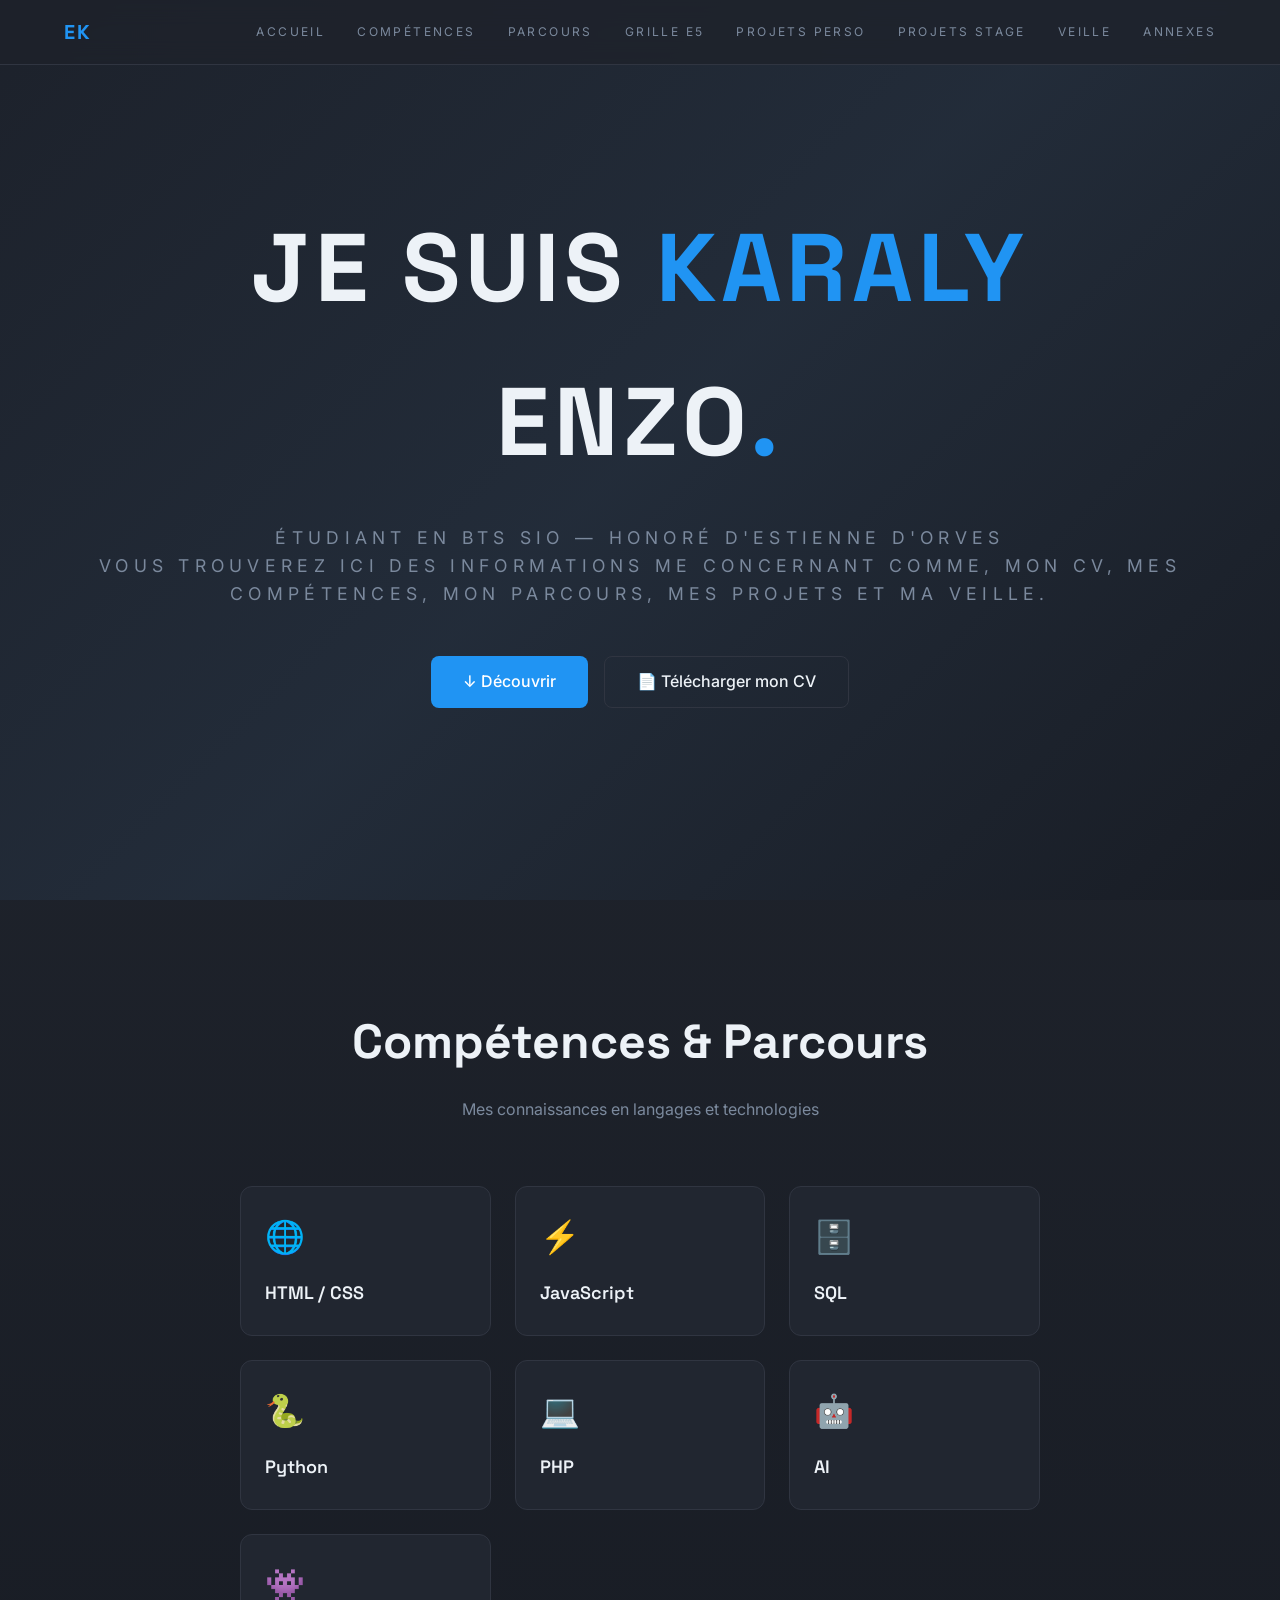
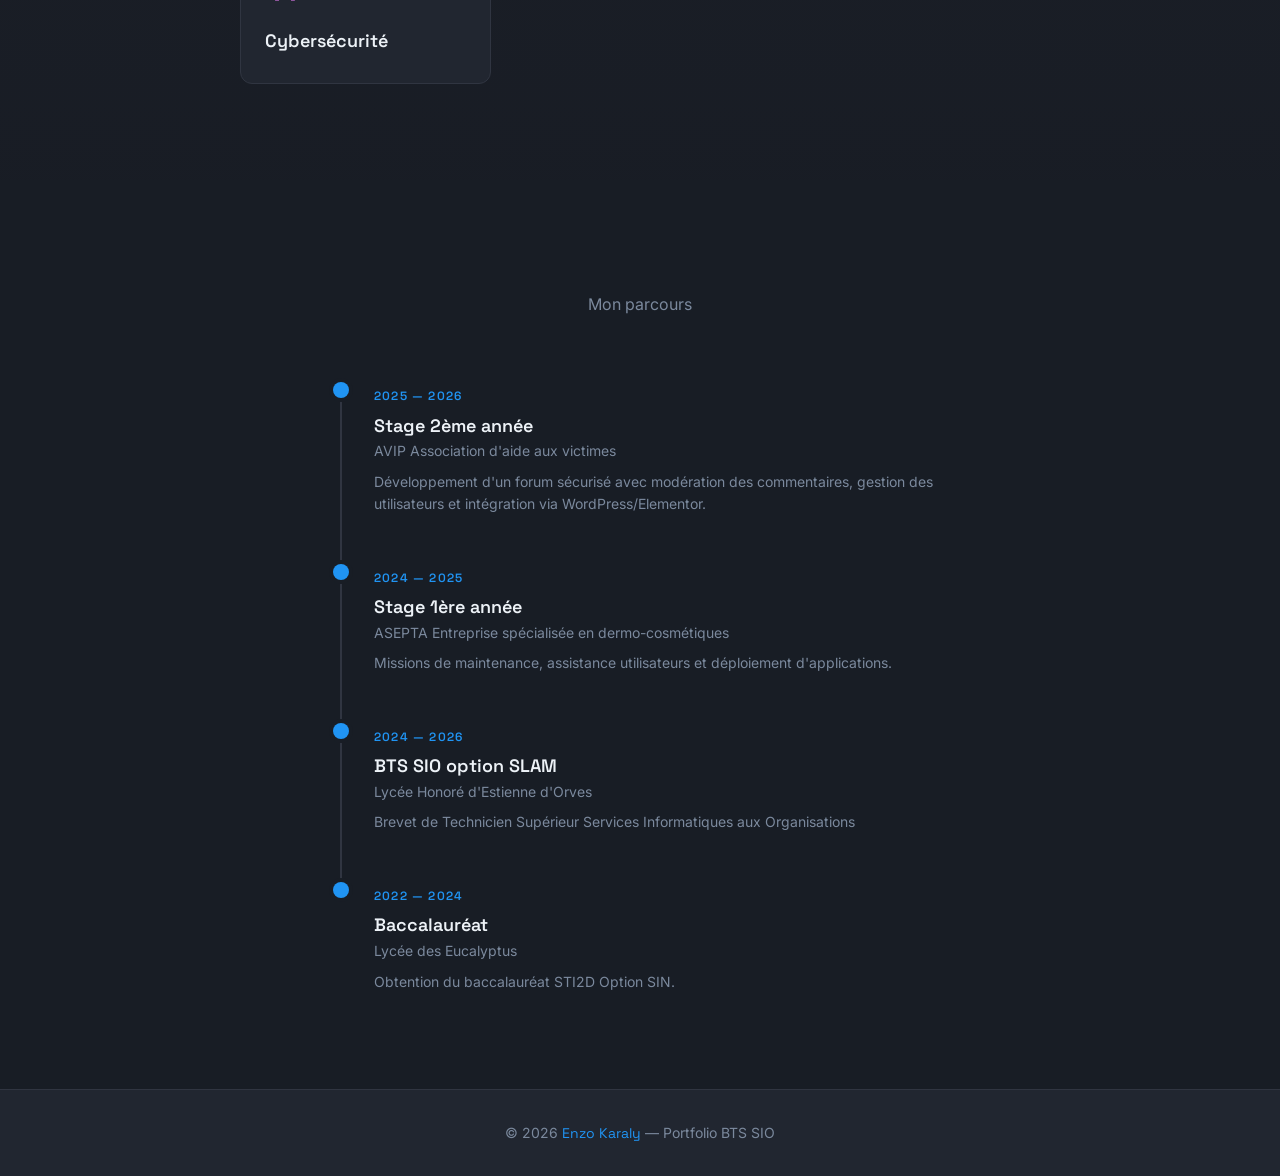
<file: index.html>
<!DOCTYPE html>
<html lang="fr">
<head>
  <meta charset="UTF-8">
  <meta name="viewport" content="width=device-width, initial-scale=1.0">
  <title>Accueil — Enzo Karaly</title>
  <meta name="description" content="Portfolio d'Enzo Karaly, étudiant en BTS SIO SLAM.">
  <link rel="stylesheet" href="style.css">
</head>
<body>
<nav>
  <div class="container">
    <a href="index.html" class="logo">EK</a>
    <div class="nav-links">
      <a href="index.html">Accueil</a>
      <a href="index.html#competences">Compétences</a>
      <a href="index.html#parcours">Parcours</a>
      <a href="index.html#parcours">Grille E5</a>
      <a href="projets.html">Projets perso</a>
      <a href="projets.html">Projets stage</a>
      <a href="veille.html">Veille</a>
      <a href="annexes.html">Annexes</a>
    </div>
    <button class="hamburger" onclick="document.getElementById('mobile-menu').style.display = document.getElementById('mobile-menu').style.display === 'block' ? 'none' : 'block'">☰</button>
  </div>
  <div class="mobile-menu" id="mobile-menu">
    <a href="index.html">Accueil</a>
    <a href="index.html#competences">Compétences</a>
    <a href="index.html#parcours">Parcours</a>
    <a href="index.html#parcours">Grille E5</a>
    <a href="projets.html">Projets perso</a>
    <a href="projets.html">Projets stage</a>
    <a href="veille.html">Veille</a>
    <a href="annexes.html">Annexes</a>
  </div>
</nav>

<section class="hero">
  <div class="hero-bg"></div>
  <div class="hero-content">
    <h1 class="font-display">JE SUIS <span class="accent">KARALY</span><br>ENZO<span class="accent">.</span></h1>
    <p class="subtitle">Étudiant en BTS SIO — Honoré d'Estienne d'Orves</p>
    <p class="subtitle">Vous trouverez ici des informations me concernant comme, mon cv, mes compétences, mon parcours, mes projets et ma veille.</p>
    <div class="buttons">
      <a href="#competences" class="btn-primary">↓ Découvrir</a>
      <a href="https://e913e2d2-1481-4cc6-b317-d223e9677787.filesusr.com/ugd/e8fa06_d0d378141735467a81538f4a71be8f2c.pdf" target="_blank" class="btn-outline">📄 Télécharger mon CV</a>
    </div>
  </div>
</section>

<section class="skills" id="competences">
  <div class="container">
    <div class="section-header">  
      <h2 class="font-display">Compétences & Parcours</h2>
      <p>Mes connaissances en langages et technologies</p>
    </div>
    <div class="skills-grid">
      <div class="skill-card"><div class="icon">🌐</div><h3>HTML / CSS</h3></div>
      <div class="skill-card"><div class="icon">⚡</div><h3>JavaScript</h3></div>
      <div class="skill-card"><div class="icon">🗄️</div><h3>SQL</h3></div>
      <div class="skill-card"><div class="icon">🐍</div><h3>Python</h3></div>
      <div class="skill-card"><div class="icon">💻</div><h3>PHP</h3></div>
      <div class="skill-card"><div class="icon">🤖</div><h3>AI</h3></div>
      <div class="skill-card"><div class="icon">👾</div><h3>Cybersécurité</h3></div>
    </div>
  </div>
</section>

<section class="timeline" id="parcours">
  <div class="container">
    <div class="section-header">
      <p>Mon parcours</p>
    </div>
    <div class="timeline-items">
      <div class="timeline-item">
        <div class="dot"></div>
        <span class="period">2025 — 2026</span>
        <h3>Stage 2ème année</h3>
        <p class="place">AVIP Association d'aide aux victimes</p>
        <p class="desc">Développement d'un forum sécurisé avec modération des commentaires, gestion des utilisateurs et intégration via WordPress/Elementor.</p>
      </div>
      <div class="timeline-item">
        <div class="dot"></div>
        <span class="period">2024 — 2025</span>
        <h3>Stage 1ère année</h3>
        <p class="place">ASEPTA Entreprise spécialisée en dermo-cosmétiques</p>
        <p class="desc">Missions de maintenance, assistance utilisateurs et déploiement d'applications.</p>
      </div>
      <div class="timeline-item">
        <div class="dot"></div>
        <span class="period">2024 — 2026</span>
        <h3>BTS SIO option SLAM</h3>
        <p class="place">Lycée Honoré d'Estienne d'Orves</p>
        <p class="desc">Brevet de Technicien Supérieur Services Informatiques aux Organisations</p>
      </div>
      <div class="timeline-item">
        <div class="dot"></div>
        <span class="period">2022 — 2024</span>
        <h3>Baccalauréat</h3>
        <p class="place">Lycée des Eucalyptus</p>
        <p class="desc">Obtention du baccalauréat STI2D Option SIN.</p>
      </div>
    </div>
  </div>
</section>

<footer>
  <div class="container">
    <p>&copy; 2026 <span class="accent">Enzo Karaly</span> — Portfolio BTS SIO</p>
  </div>
</footer>
</body>
</html>
</file>
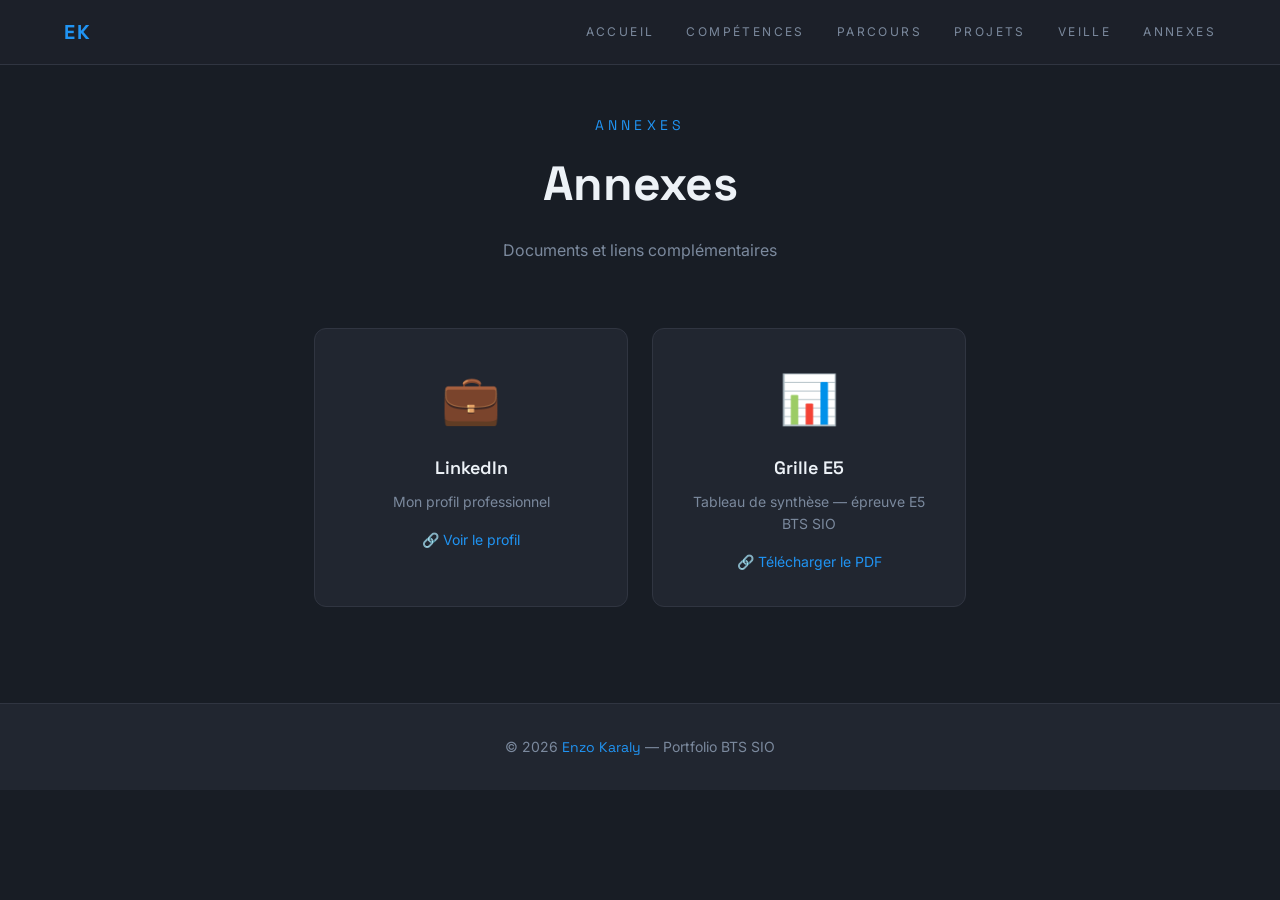
<file: annexes.html>
<!DOCTYPE html>
<html lang="fr">
<head>
  <meta charset="UTF-8">
  <meta name="viewport" content="width=device-width, initial-scale=1.0">
  <title>Annexes — Enzo Karaly</title>
  <meta name="description" content="Portfolio d'Enzo Karaly, étudiant en BTS SIO SLAM.">
  <link rel="stylesheet" href="style.css">
</head>
<body>
<nav>
  <div class="container">
    <a href="index.html" class="logo">EK</a>
    <div class="nav-links">
      <a href="index.html">Accueil</a>
      <a href="index.html#competences">Compétences</a>
      <a href="index.html#parcours">Parcours</a>
      <a href="projets.html">Projets</a>
      <a href="veille.html">Veille</a>
      <a href="annexes.html">Annexes</a>
    </div>
    <button class="hamburger" onclick="document.getElementById('mobile-menu').style.display = document.getElementById('mobile-menu').style.display === 'block' ? 'none' : 'block'">☰</button>
  </div>
  <div class="mobile-menu" id="mobile-menu">
    <a href="index.html">Accueil</a>
    <a href="index.html#competences">Compétences</a>
    <a href="index.html#parcours">Parcours</a>
    <a href="projets.html">Projets</a>
    <a href="veille.html">Veille</a>
    <a href="annexes.html">Annexes</a>
  </div>
</nav>

<section class="veille-section">
  <div class="container" style="max-width:700px">
    <div class="section-header">
      <span class="number">Annexes</span>
      <h2 class="font-display">Annexes</h2>
      <p>Documents et liens complémentaires</p>
    </div>
    <div class="annexes-grid">
      <a href="https://linkedin.com" target="_blank" class="annexe-card">
        <div class="icon">💼</div>
        <h3>LinkedIn</h3>
        <p>Mon profil professionnel</p>
        <span class="link">🔗 Voir le profil</span>
      </a>
      <a href="Karaly_Grille_E5.pdf" target="_blank" class="annexe-card">
        <div class="icon">📊</div>
        <h3>Grille E5</h3>
        <p>Tableau de synthèse — épreuve E5 BTS SIO</p>
        <span class="link">🔗 Télécharger le PDF</span>
      </a>
    </div>
  </div>
</section>

<footer>
  <div class="container">
    <p>&copy; 2026 <span class="accent">Enzo Karaly</span> — Portfolio BTS SIO</p>
  </div>
</footer>
</body>
</html>
</file>
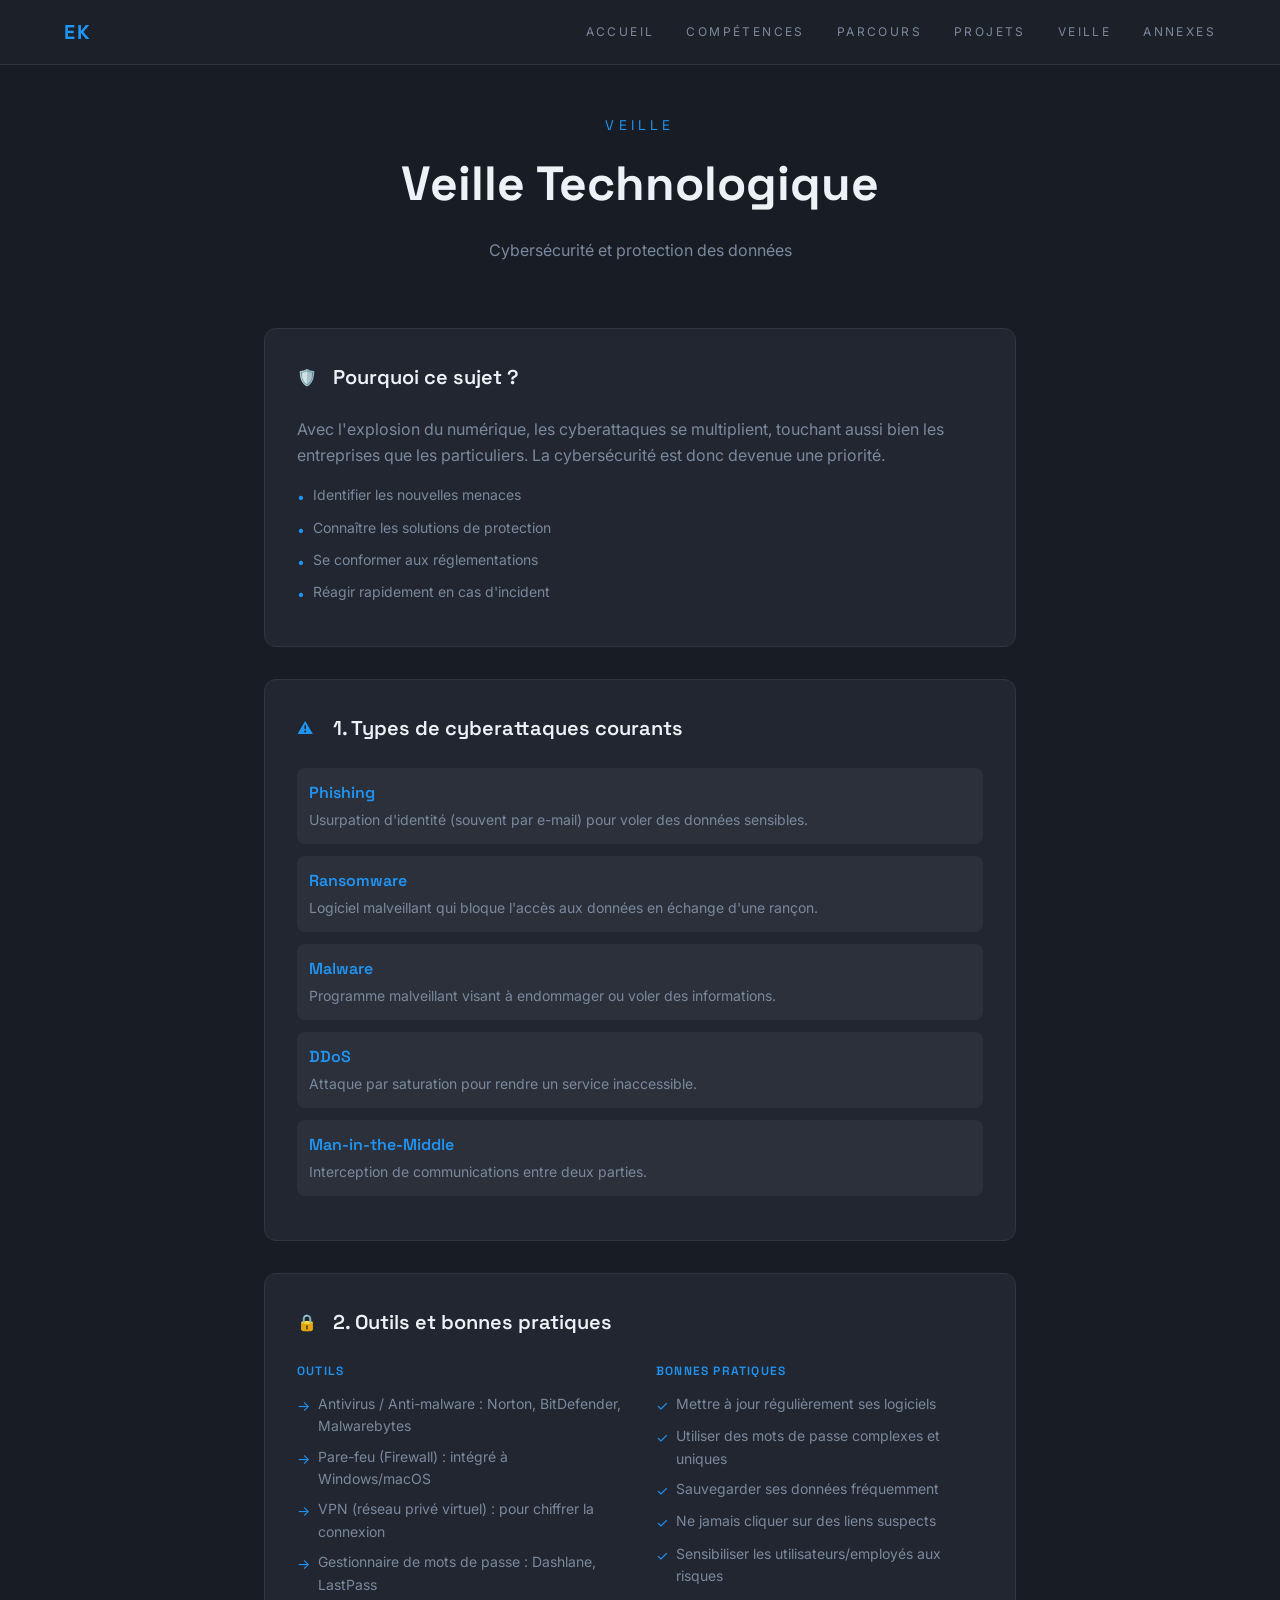
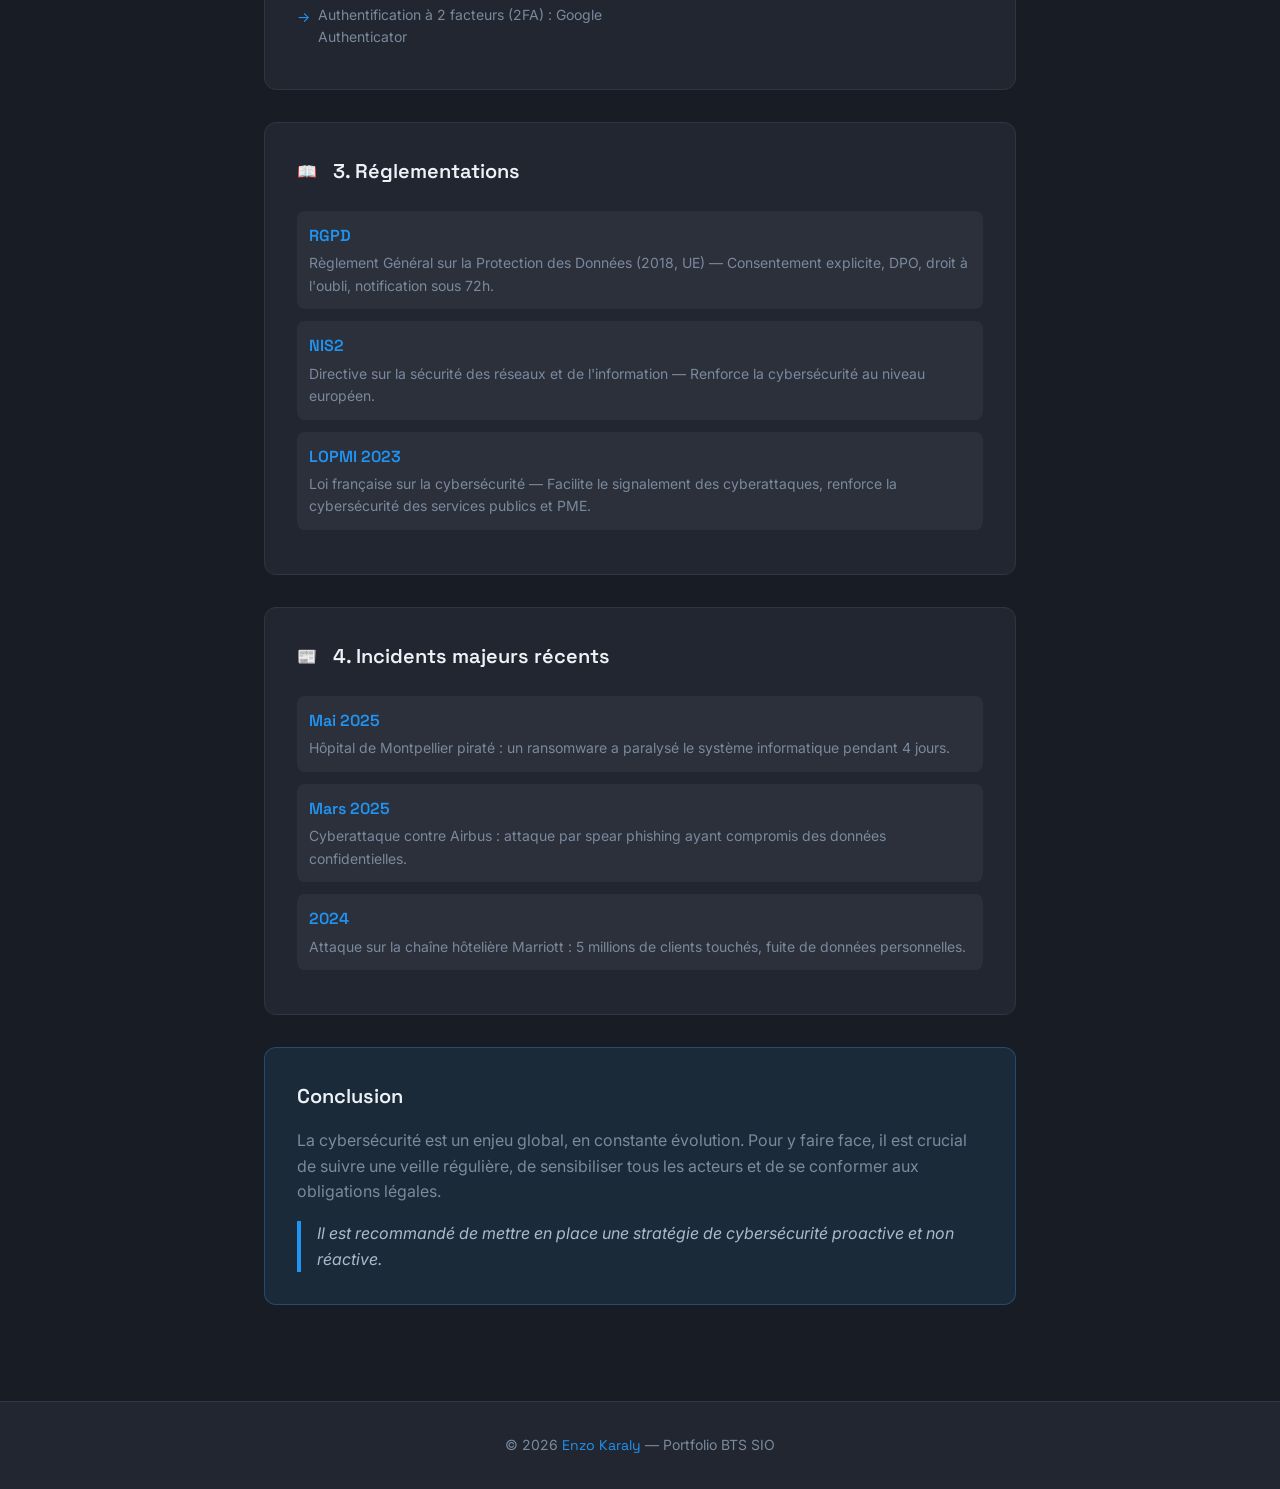
<file: veille.html>
<!DOCTYPE html>
<html lang="fr">
<head>
  <meta charset="UTF-8">
  <meta name="viewport" content="width=device-width, initial-scale=1.0">
  <title>Veille Technologique — Enzo Karaly</title>
  <meta name="description" content="Portfolio d'Enzo Karaly, étudiant en BTS SIO SLAM.">
  <link rel="stylesheet" href="style.css">
</head>
<body>
<nav>
  <div class="container">
    <a href="index.html" class="logo">EK</a>
    <div class="nav-links">
      <a href="index.html">Accueil</a>
      <a href="index.html#competences">Compétences</a>
      <a href="index.html#parcours">Parcours</a>
      <a href="projets.html">Projets</a>
      <a href="veille.html">Veille</a>
      <a href="annexes.html">Annexes</a>
    </div>
    <button class="hamburger" onclick="document.getElementById('mobile-menu').style.display = document.getElementById('mobile-menu').style.display === 'block' ? 'none' : 'block'">☰</button>
  </div>
  <div class="mobile-menu" id="mobile-menu">
    <a href="index.html">Accueil</a>
    <a href="index.html#competences">Compétences</a>
    <a href="index.html#parcours">Parcours</a>
    <a href="projets.html">Projets</a>
    <a href="veille.html">Veille</a>
    <a href="annexes.html">Annexes</a>
  </div>
</nav>

<section class="veille-section">
  <div class="container" style="max-width:800px">
    <div class="section-header">
      <span class="number">Veille</span>
      <h2 class="font-display">Veille Technologique</h2>
      <p>Cybersécurité et protection des données</p>
    </div>

    <div class="veille-card">
      <div class="card-header"><span class="icon-circle">🛡️</span><h3>Pourquoi ce sujet ?</h3></div>
      <p style="color:var(--muted);margin-bottom:1rem">Avec l'explosion du numérique, les cyberattaques se multiplient, touchant aussi bien les entreprises que les particuliers. La cybersécurité est donc devenue une priorité.</p>
      <ul class="veille-list">
        <li><span class="bullet">•</span> Identifier les nouvelles menaces</li>
        <li><span class="bullet">•</span> Connaître les solutions de protection</li>
        <li><span class="bullet">•</span> Se conformer aux réglementations</li>
        <li><span class="bullet">•</span> Réagir rapidement en cas d'incident</li>
      </ul>
    </div>

    <div class="veille-card">
      <div class="card-header"><span class="icon-circle">⚠️</span><h3>1. Types de cyberattaques courants</h3></div>
      <div class="veille-row"><span class="label">Phishing</span><span class="text">Usurpation d'identité (souvent par e-mail) pour voler des données sensibles.</span></div>
      <div class="veille-row"><span class="label">Ransomware</span><span class="text">Logiciel malveillant qui bloque l'accès aux données en échange d'une rançon.</span></div>
      <div class="veille-row"><span class="label">Malware</span><span class="text">Programme malveillant visant à endommager ou voler des informations.</span></div>
      <div class="veille-row"><span class="label">DDoS</span><span class="text">Attaque par saturation pour rendre un service inaccessible.</span></div>
      <div class="veille-row"><span class="label">Man-in-the-Middle</span><span class="text">Interception de communications entre deux parties.</span></div>
    </div>

    <div class="veille-card">
      <div class="card-header"><span class="icon-circle">🔒</span><h3>2. Outils et bonnes pratiques</h3></div>
      <div class="two-cols">
        <div>
          <div class="sub-title">Outils</div>
          <ul class="veille-list">
            <li><span class="bullet">→</span> Antivirus / Anti-malware : Norton, BitDefender, Malwarebytes</li>
            <li><span class="bullet">→</span> Pare-feu (Firewall) : intégré à Windows/macOS</li>
            <li><span class="bullet">→</span> VPN (réseau privé virtuel) : pour chiffrer la connexion</li>
            <li><span class="bullet">→</span> Gestionnaire de mots de passe : Dashlane, LastPass</li>
            <li><span class="bullet">→</span> Authentification à 2 facteurs (2FA) : Google Authenticator</li>
          </ul>
        </div>
        <div>
          <div class="sub-title">Bonnes pratiques</div>
          <ul class="veille-list">
            <li><span class="bullet">✓</span> Mettre à jour régulièrement ses logiciels</li>
            <li><span class="bullet">✓</span> Utiliser des mots de passe complexes et uniques</li>
            <li><span class="bullet">✓</span> Sauvegarder ses données fréquemment</li>
            <li><span class="bullet">✓</span> Ne jamais cliquer sur des liens suspects</li>
            <li><span class="bullet">✓</span> Sensibiliser les utilisateurs/employés aux risques</li>
          </ul>
        </div>
      </div>
    </div>

    <div class="veille-card">
      <div class="card-header"><span class="icon-circle">📖</span><h3>3. Réglementations</h3></div>
      <div class="veille-row"><span class="label">RGPD</span><span class="text">Règlement Général sur la Protection des Données (2018, UE) — Consentement explicite, DPO, droit à l'oubli, notification sous 72h.</span></div>
      <div class="veille-row"><span class="label">NIS2</span><span class="text">Directive sur la sécurité des réseaux et de l'information — Renforce la cybersécurité au niveau européen.</span></div>
      <div class="veille-row"><span class="label">LOPMI 2023</span><span class="text">Loi française sur la cybersécurité — Facilite le signalement des cyberattaques, renforce la cybersécurité des services publics et PME.</span></div>
    </div>

    <div class="veille-card">
      <div class="card-header"><span class="icon-circle">📰</span><h3>4. Incidents majeurs récents</h3></div>
      <div class="veille-row"><span class="label">Mai 2025</span><span class="text">Hôpital de Montpellier piraté : un ransomware a paralysé le système informatique pendant 4 jours.</span></div>
      <div class="veille-row"><span class="label">Mars 2025</span><span class="text">Cyberattaque contre Airbus : attaque par spear phishing ayant compromis des données confidentielles.</span></div>
      <div class="veille-row"><span class="label">2024</span><span class="text">Attaque sur la chaîne hôtelière Marriott : 5 millions de clients touchés, fuite de données personnelles.</span></div>
    </div>

    <div class="conclusion-card">
      <h3>Conclusion</h3>
      <p>La cybersécurité est un enjeu global, en constante évolution. Pour y faire face, il est crucial de suivre une veille régulière, de sensibiliser tous les acteurs et de se conformer aux obligations légales.</p>
      <blockquote>Il est recommandé de mettre en place une stratégie de cybersécurité proactive et non réactive.</blockquote>
    </div>
  </div>
</section>

<footer>
  <div class="container">
    <p>&copy; 2026 <span class="accent">Enzo Karaly</span> — Portfolio BTS SIO</p>
  </div>
</footer>
</body>
</html>
</file>
<file: style.css>
@import url('https://fonts.googleapis.com/css2?family=Inter:wght@300;400;500;600;700;800;900&family=Space+Grotesk:wght@400;500;600;700&display=swap');

* { margin: 0; padding: 0; box-sizing: border-box; }

:root {
  --bg: hsl(220, 20%, 12%);
  --bg-light: hsl(220, 18%, 16%);
  --bg-section: hsl(220, 18%, 14%);
  --fg: hsl(210, 40%, 95%);
  --primary: hsl(207, 90%, 54%);
  --muted: hsl(215, 15%, 55%);
  --border: hsl(220, 15%, 22%);
  --card: hsl(220, 18%, 16%);
  --secondary: hsl(220, 15%, 20%);
}

body {
  font-family: 'Inter', sans-serif;
  background: var(--bg);
  color: var(--fg);
  line-height: 1.6;
}

.font-display { font-family: 'Space Grotesk', sans-serif; }

a { color: inherit; text-decoration: none; }

.container { max-width: 1200px; margin: 0 auto; padding: 0 1.5rem; }

/* Navbar */
nav {
  position: fixed; top: 0; left: 0; right: 0; z-index: 50;
  background: rgba(30, 34, 43, 0.8);
  backdrop-filter: blur(12px);
  border-bottom: 1px solid var(--border);
}
nav .container {
  display: flex; align-items: center; justify-content: space-between; height: 64px;
}
nav .logo { font-family: 'Space Grotesk', sans-serif; font-size: 1.25rem; font-weight: 700; letter-spacing: 0.1em; color: var(--primary); }
nav .nav-links { display: flex; gap: 2rem; }
nav .nav-links a {
  font-size: 0.75rem; text-transform: uppercase; letter-spacing: 0.2em;
  color: var(--muted); transition: color 0.3s;
}
nav .nav-links a:hover, nav .nav-links a.active { color: var(--primary); }

/* Hamburger */
.hamburger { display: none; background: none; border: none; color: var(--fg); font-size: 1.5rem; cursor: pointer; }
.mobile-menu { display: none; background: var(--card); border-bottom: 1px solid var(--border); padding: 1rem 1.5rem; }
.mobile-menu a { display: block; padding: 0.5rem 0; font-size: 0.75rem; text-transform: uppercase; letter-spacing: 0.2em; color: var(--muted); }

@media (max-width: 768px) {
  nav .nav-links { display: none; }
  .hamburger { display: block; }
}

/* Hero */
.hero {
  min-height: 100vh; display: flex; align-items: center; justify-content: center;
  position: relative; overflow: hidden; text-align: center;
}
.hero-bg {
  position: absolute; inset: 0; background: linear-gradient(135deg, hsl(220,20%,14%) 0%, hsl(215,25%,18%) 50%, hsl(220,20%,12%) 100%);
}
.hero-content { position: relative; z-index: 10; }
.hero h1 { font-family: 'Space Grotesk', sans-serif; font-size: clamp(2.5rem, 8vw, 6rem); font-weight: 700; letter-spacing: 0.05em; margin-bottom: 1.5rem; }
.hero h1 .accent { color: var(--primary); }
.hero .subtitle { font-size: 1.1rem; letter-spacing: 0.3em; text-transform: uppercase; color: var(--muted); }
.hero .buttons { margin-top: 3rem; display: flex; flex-wrap: wrap; gap: 1rem; justify-content: center; }
.btn-primary {
  display: inline-flex; align-items: center; gap: 0.5rem;
  padding: 0.75rem 2rem; background: var(--primary); color: #fff;
  border-radius: 0.5rem; font-weight: 500; transition: opacity 0.3s;
}
.btn-primary:hover { opacity: 0.9; }
.btn-outline {
  display: inline-flex; align-items: center; gap: 0.5rem;
  padding: 0.75rem 2rem; border: 1px solid var(--border); color: var(--fg);
  border-radius: 0.5rem; font-weight: 500; transition: border-color 0.3s, color 0.3s;
}
.btn-outline:hover { border-color: var(--primary); color: var(--primary); }

/* Section headers */
.section-header { text-align: center; margin-bottom: 4rem; }
.section-header .number { color: var(--primary); font-family: 'Space Grotesk', sans-serif; font-size: 0.875rem; letter-spacing: 0.3em; text-transform: uppercase; }
.section-header h2 { font-family: 'Space Grotesk', sans-serif; font-size: clamp(2rem, 5vw, 3rem); font-weight: 700; margin-top: 0.5rem; }
.section-header p { color: var(--muted); margin-top: 1rem; max-width: 500px; margin-left: auto; margin-right: auto; }

/* Skills */
.skills { padding: 6rem 0; background: linear-gradient(180deg, hsl(220,18%,14%) 0%, hsl(220,20%,12%) 100%); }
.skills-grid { display: grid; grid-template-columns: repeat(auto-fit, minmax(250px, 1fr)); gap: 1.5rem; max-width: 800px; margin: 0 auto; }
.skill-card {
  background: var(--card); border: 1px solid var(--border); border-radius: 0.75rem;
  padding: 1.5rem; transition: all 0.3s;
}
.skill-card:hover { border-color: rgba(56, 152, 236, 0.5); transform: translateY(-4px); }
.skill-card .icon { font-size: 2rem; margin-bottom: 1rem; color: var(--primary); }
.skill-card h3 { font-family: 'Space Grotesk', sans-serif; font-weight: 600; font-size: 1.125rem; margin-bottom: 0.25rem; }
.skill-card p { font-size: 0.75rem; color: var(--muted); }

/* Timeline */
.timeline { padding: 6rem 0; }
.timeline-items { max-width: 600px; margin: 0 auto; }
.timeline-item { position: relative; padding-left: 2rem; padding-bottom: 3rem; border-left: 2px solid var(--border); }
.timeline-item:last-child { border-left-color: transparent; padding-bottom: 0; }
.timeline-item .dot {
  position: absolute; left: 0; top: 0; width: 1rem; height: 1rem;
  background: var(--primary); border-radius: 50%; transform: translateX(-9px);
  box-shadow: 0 0 0 4px var(--bg);
}
.timeline-item .period { font-size: 0.75rem; color: var(--primary); font-family: 'Space Grotesk', sans-serif; letter-spacing: 0.1em; font-weight: 600; }
.timeline-item h3 { font-family: 'Space Grotesk', sans-serif; font-weight: 600; font-size: 1.125rem; margin-top: 0.25rem; }
.timeline-item .place { font-size: 0.875rem; color: var(--muted); }
.timeline-item .desc { font-size: 0.875rem; color: var(--muted); margin-top: 0.5rem; line-height: 1.6; }

/* Footer */
footer { border-top: 1px solid var(--border); padding: 2rem 0; background: var(--card); text-align: center; }
footer p { font-size: 0.875rem; color: var(--muted); }
footer .accent { color: var(--primary); font-family: 'Space Grotesk', sans-serif; }

/* Project cards */
.projects-grid { display: grid; grid-template-columns: repeat(auto-fit, minmax(300px, 1fr)); gap: 2rem; max-width: 1000px; margin: 0 auto; }
.project-card {
  background: var(--card); border: 1px solid var(--border); border-radius: 0.75rem;
  overflow: hidden; transition: all 0.3s;
}
.project-card:hover { border-color: rgba(56,152,236,0.5); transform: translateY(-4px); }
.project-card img { width: 100%; height: 192px; object-fit: cover; transition: transform 0.5s; }
.project-card:hover img { transform: scale(1.05); }
.project-card .card-body { padding: 1.5rem; }
.project-card .card-title { display: flex; align-items: center; gap: 0.75rem; margin-bottom: 0.75rem; }
.project-card h3 { font-family: 'Space Grotesk', sans-serif; font-weight: 600; font-size: 1.125rem; }
.project-card .card-desc { font-size: 0.875rem; color: var(--muted); line-height: 1.6; margin-bottom: 1rem; }
.project-card .card-link { font-size: 0.875rem; color: var(--primary); display: inline-flex; align-items: center; gap: 0.5rem; }
.project-card .card-link:hover { text-decoration: underline; }

/* Veille */
.veille-section { padding: 7rem 0 6rem; }
.veille-card {
  background: var(--card); border: 1px solid var(--border); border-radius: 0.75rem;
  padding: 2rem; margin-bottom: 2rem;
}
.veille-card .card-header { display: flex; align-items: center; gap: 0.75rem; margin-bottom: 1.5rem; }
.veille-card .card-header h3 { font-family: 'Space Grotesk', sans-serif; font-size: 1.25rem; font-weight: 600; }
.veille-card .icon-circle { width: 1.5rem; height: 1.5rem; color: var(--primary); }
.veille-list { list-style: none; }
.veille-list li { display: flex; align-items: flex-start; gap: 0.5rem; font-size: 0.875rem; color: var(--muted); margin-bottom: 0.5rem; }
.veille-list .bullet { color: var(--primary); margin-top: 2px; }
.veille-row { display: flex; flex-direction: column; gap: 0.25rem; padding: 0.75rem; background: var(--secondary); border-radius: 0.5rem; margin-bottom: 0.75rem; }
.veille-row .label { font-family: 'Space Grotesk', sans-serif; font-weight: 600; color: var(--primary); min-width: 160px; }
.veille-row .text { font-size: 0.875rem; color: var(--muted); }
.two-cols { display: grid; grid-template-columns: 1fr 1fr; gap: 2rem; }
@media (max-width: 768px) { .two-cols { grid-template-columns: 1fr; } }
.sub-title { font-family: 'Space Grotesk', sans-serif; font-weight: 600; font-size: 0.75rem; text-transform: uppercase; letter-spacing: 0.1em; color: var(--primary); margin-bottom: 0.75rem; }
.conclusion-card {
  background: rgba(56,152,236,0.1); border: 1px solid rgba(56,152,236,0.3);
  border-radius: 0.75rem; padding: 2rem;
}
.conclusion-card h3 { font-family: 'Space Grotesk', sans-serif; font-size: 1.25rem; font-weight: 600; margin-bottom: 1rem; }
.conclusion-card p { color: var(--muted); line-height: 1.6; margin-bottom: 1rem; }
.conclusion-card blockquote { border-left: 4px solid var(--primary); padding-left: 1rem; font-style: italic; color: rgba(210,220,240,0.8); }

/* Annexes */
.annexes-grid { display: grid; grid-template-columns: repeat(auto-fit, minmax(250px, 1fr)); gap: 1.5rem; }
.annexe-card {
  background: var(--card); border: 1px solid var(--border); border-radius: 0.75rem;
  padding: 2rem; text-align: center; transition: all 0.3s; display: flex; flex-direction: column; align-items: center;
}
.annexe-card:hover { border-color: rgba(56,152,236,0.5); transform: translateY(-4px); }
.annexe-card .icon { font-size: 3rem; color: var(--primary); margin-bottom: 1rem; }
.annexe-card h3 { font-family: 'Space Grotesk', sans-serif; font-weight: 600; font-size: 1.125rem; margin-bottom: 0.5rem; }
.annexe-card p { font-size: 0.875rem; color: var(--muted); margin-bottom: 1rem; }
.annexe-card .link { font-size: 0.875rem; color: var(--primary); display: inline-flex; align-items: center; gap: 0.5rem; }

/* Project detail screenshots gallery */
.project-detail .screenshots {
  display: grid;
  grid-template-columns: repeat(auto-fit, minmax(220px, 1fr));
  gap: 1rem;
  margin-top: 1rem;
}
.screenshot-card {
  background: var(--card);
  border: 1px solid var(--border);
  border-radius: 0.5rem;
  overflow: hidden;
  padding: 0.5rem;
  text-align: center;
}
.screenshot-card img { width: 100%; height: 160px; object-fit: cover; display: block; border-radius: 4px; }
.screenshot-card figcaption { margin-top: 0.5rem; font-size: 0.875rem; color: var(--muted); }

@media (min-width: 900px) {
  .project-detail .screenshots { grid-template-columns: repeat(3, 1fr); }
  .screenshot-card img { height: 180px; }
}

/* Auth form tweaks */
.auth-page { padding: 6rem 0; }
.auth-form { max-width: 420px; margin-top: 1.5rem; display: grid; gap: 0.75rem; }
.auth-form label { font-size: 0.85rem; color: var(--muted); }
.auth-form input { padding: 0.75rem 0.9rem; border-radius: 4px; border: 1px solid var(--border); background: transparent; color: var(--fg); }
.auth-form button { margin-top: 0.5rem; padding: 0.75rem 1rem; background: var(--primary); color: #fff; border: none; border-radius: 6px; cursor: pointer; }

/* Lightbox */
.lightbox {
  position: fixed; inset: 0; display: none; align-items: center; justify-content: center; z-index: 9999;
  background: rgba(0,0,0,0.75);
}
.lightbox.open { display: flex; }
.lightbox-content { max-width: 90%; max-height: 90%; position: relative; }
.lightbox-content img { width: auto; max-width: 100%; max-height: 100%; border-radius: 6px; display: block; }
.lightbox-caption { margin-top: 0.5rem; color: var(--fg); text-align: center; font-size: 0.95rem; }
.lightbox-close {
  position: absolute; top: -12px; right: -12px; background: #fff; color: #222; border-radius: 50%; width: 36px; height: 36px; display:flex; align-items:center; justify-content:center; cursor:pointer; box-shadow: 0 6px 20px rgba(0,0,0,0.4);
}
</file>
